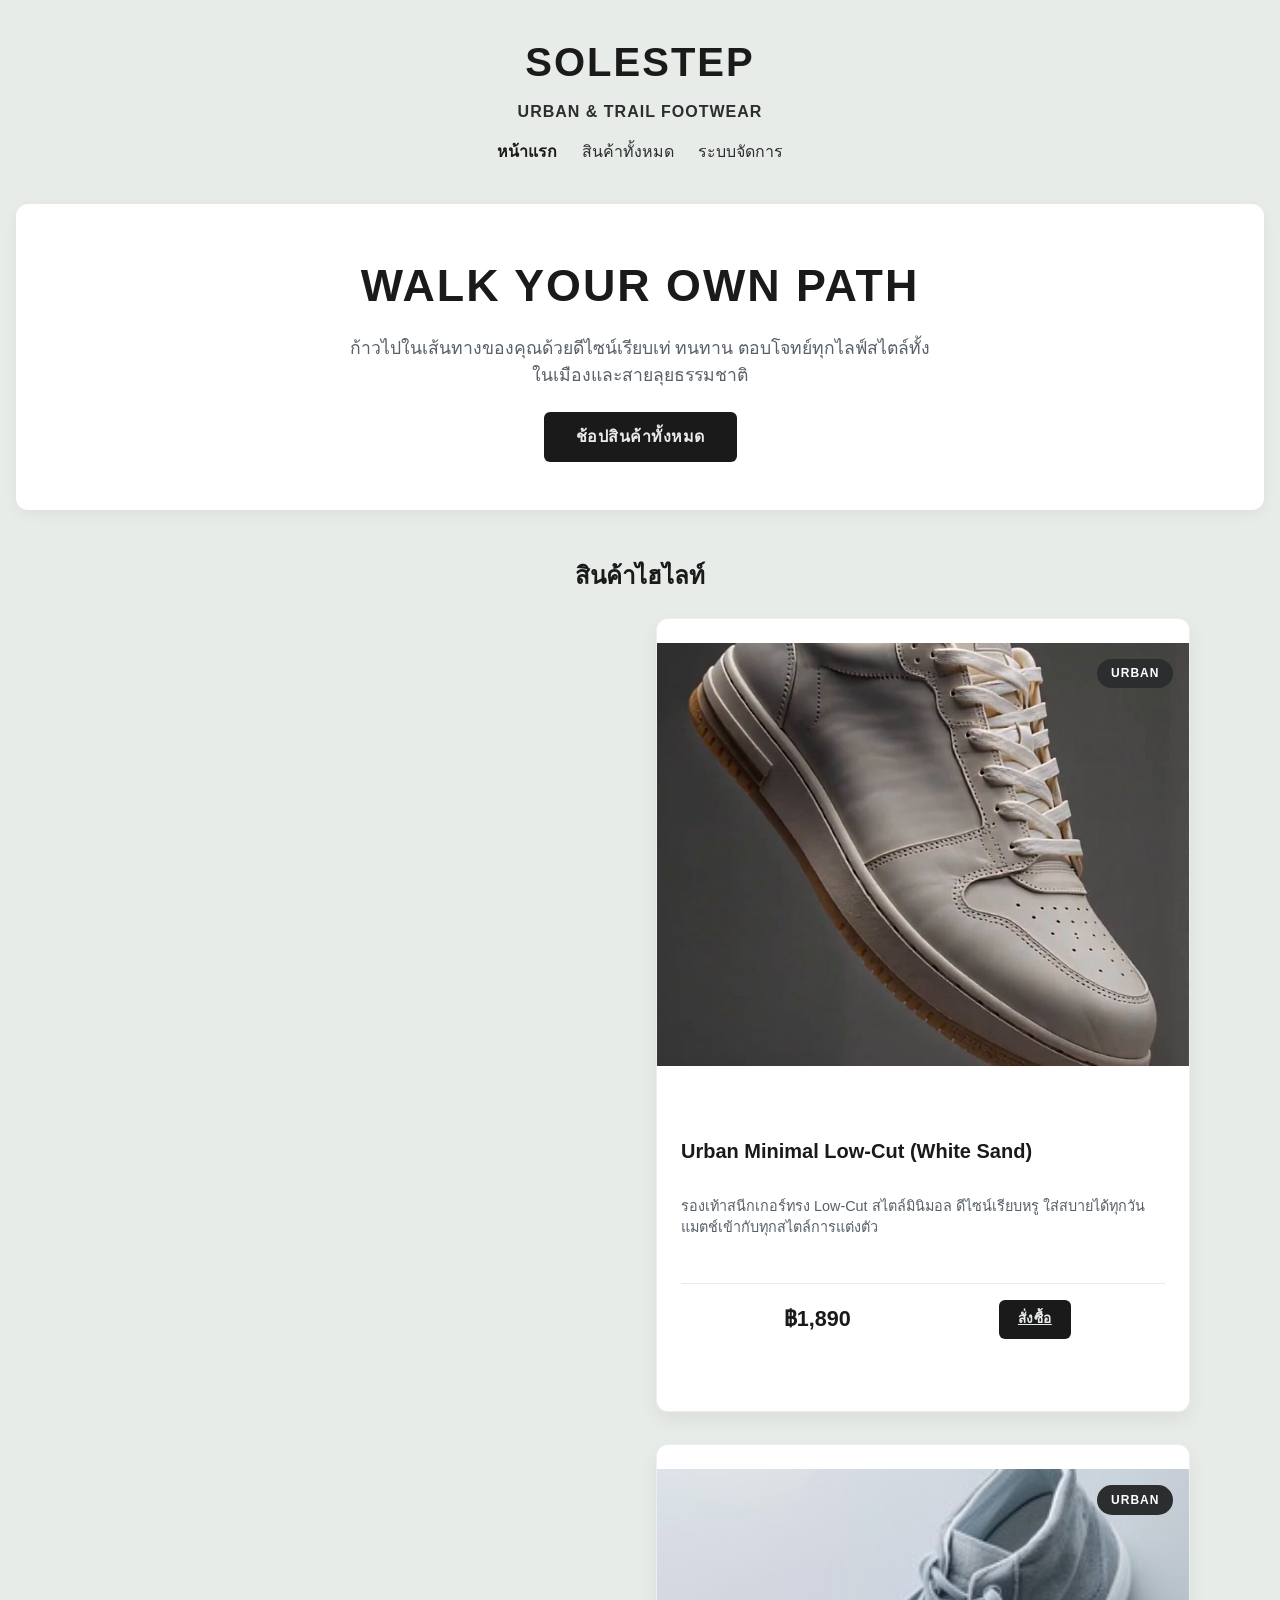
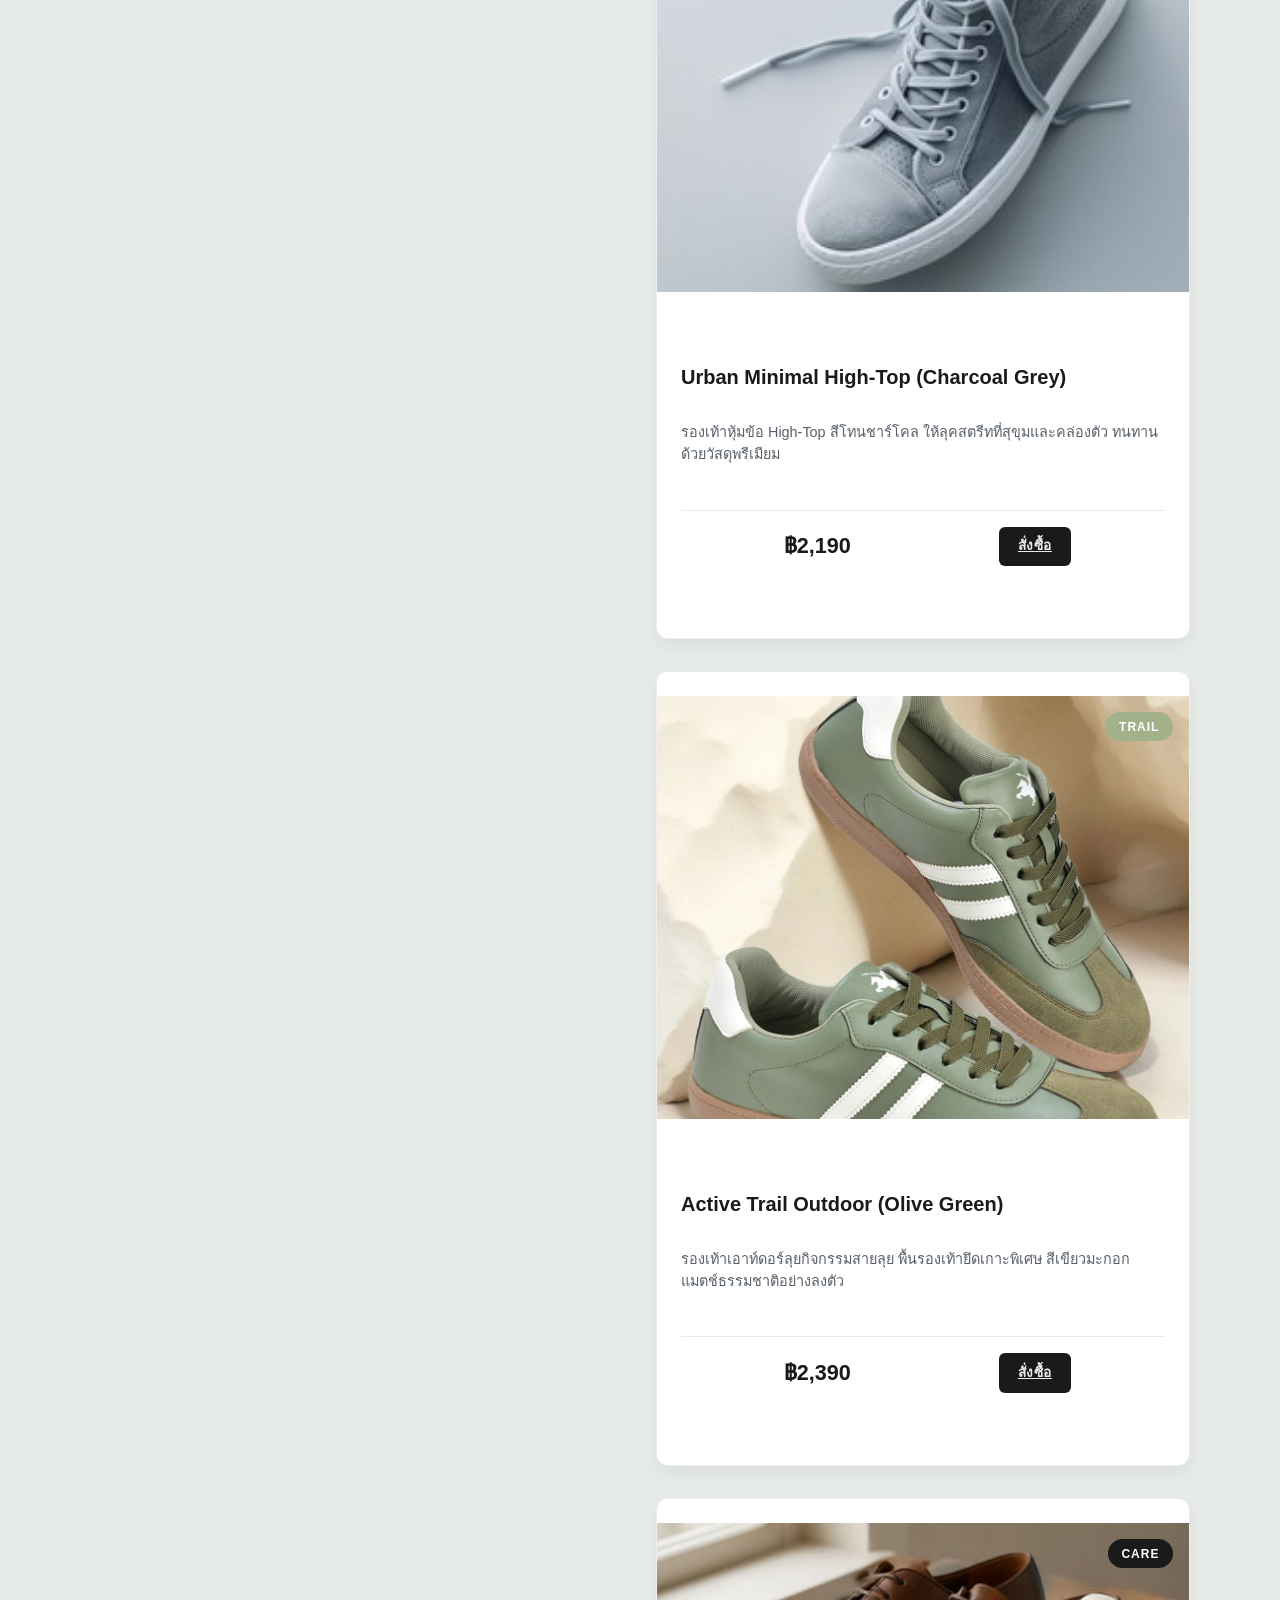
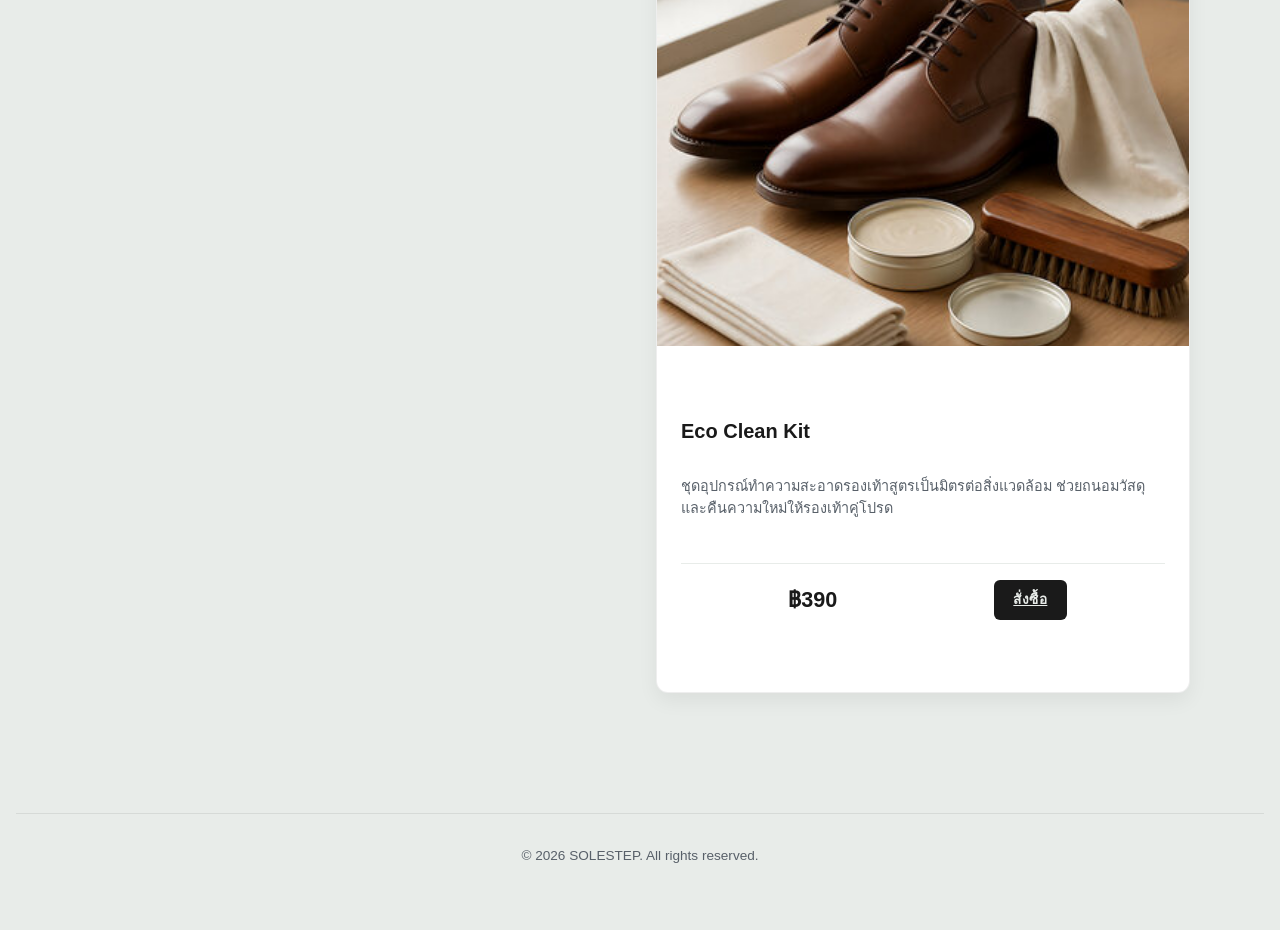
<file: index.html>
<!DOCTYPE html>
<html lang="th">
<head>
  <meta charset="UTF-8">
  <meta name="viewport" content="width=device-width, initial-scale=1.0">
  <title>SOLESTEP - Walk Your Own Path</title>
  <link rel="stylesheet" href="style.css">
</head>
<body>

  <!-- Navbar / Header -->
  <header class="brand-header">
    <h1 class="brand-title">SOLESTEP</h1>
    <p class="brand-subtitle">Urban & Trail Footwear</p>
    <nav style="margin-top: 1rem;">
      <a href="index.html" style="color: var(--carbon-black); font-weight: bold; margin: 0 10px; text-decoration: none;">หน้าแรก</a>
      <a href="product.html" style="color: var(--slate-grey); margin: 0 10px; text-decoration: none;">สินค้าทั้งหมด</a>
      <a href="admin.html" style="color: var(--slate-grey); margin: 0 10px; text-decoration: none;">ระบบจัดการ</a>
    </nav>
  </header>

  <!-- Hero Section -->
  <section style="text-align: center; padding: 3rem 1rem; background: #FFFFFF; border-radius: 12px; margin-bottom: 3rem; box-shadow: 0 4px 15px rgba(0,0,0,0.05);">
    <h2 style="font-size: 2.8rem; font-weight: 900; letter-spacing: 2px; color: var(--carbon-black); margin-bottom: 1rem;">WALK YOUR OWN PATH</h2>
    <p style="font-size: 1.1rem; color: var(--muted-text); max-width: 600px; margin: 0 auto 1.5rem auto;">ก้าวไปในเส้นทางของคุณด้วยดีไซน์เรียบเท่ ทนทาน ตอบโจทย์ทุกไลฟ์สไตล์ทั้งในเมืองและสายลุยธรรมชาติ</p>
    <a href="product.html" class="btn-add-cart" style="display: inline-block; text-decoration: none; padding: 0.8rem 2rem; font-size: 1rem;">ช้อปสินค้าทั้งหมด</a>
  </section>

  <!-- Highlight Products -->
  <main class="product-container">
    <h3 style="font-size: 1.5rem; font-weight: 800; text-transform: uppercase; margin-bottom: 1.5rem; text-align: center;">สินค้าไฮไลท์</h3>
    <div id="product-list" class="product-grid">
      <!-- Loaded dynamically via script.js -->
    </div>
  </main>

  <footer style="text-align: center; margin-top: 4rem; padding: 2rem 0; color: var(--muted-text); font-size: 0.85rem; border-top: 1px solid rgba(0,0,0,0.08);">
    &copy; 2026 SOLESTEP. All rights reserved.
  </footer>

  <script src="script.js"></script>
</body>
</html>
</file>
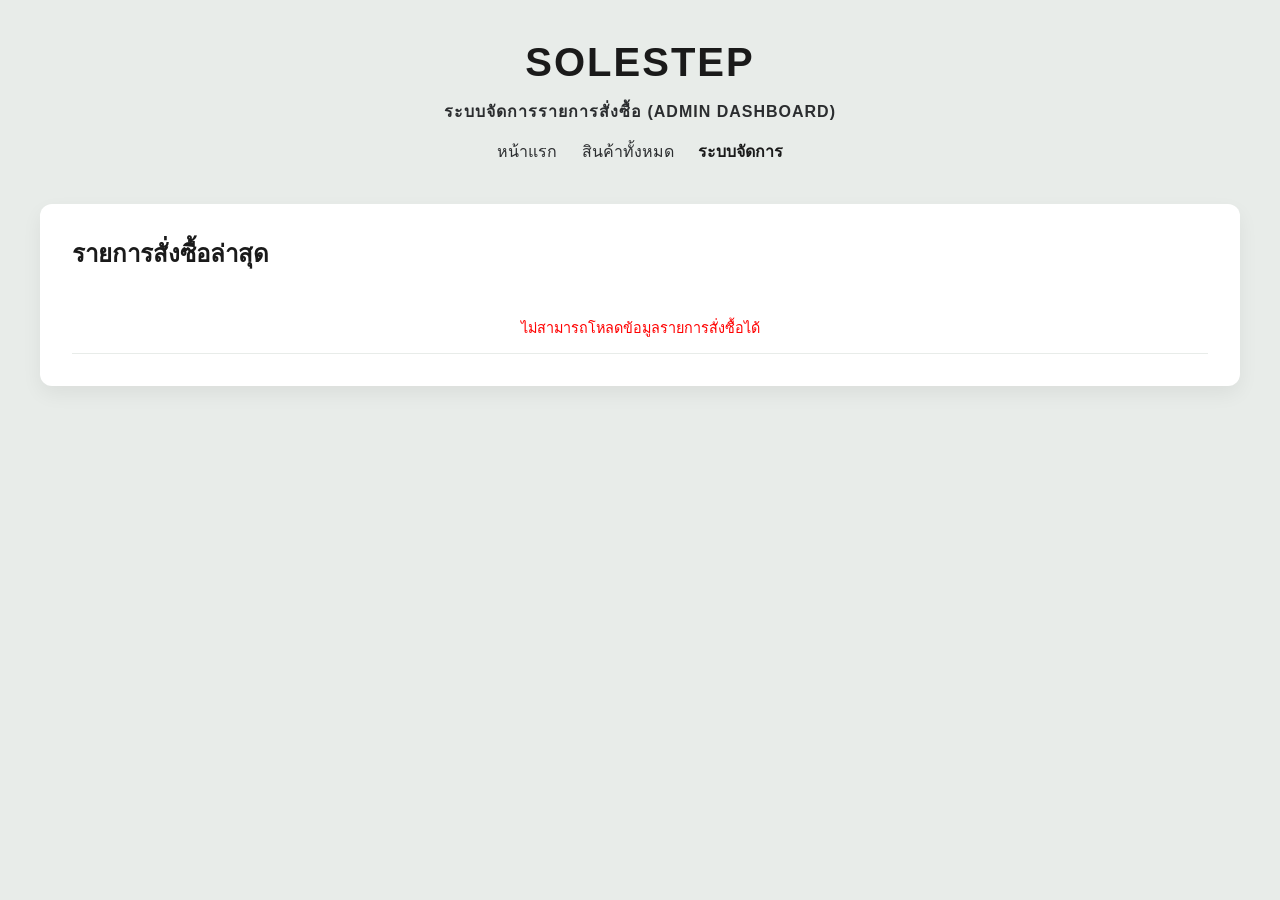
<file: admin.html>
<!DOCTYPE html>
<html lang="th">
<head>
  <meta charset="UTF-8">
  <meta name="viewport" content="width=device-width, initial-scale=1.0">
  <title>SOLESTEP - Admin Orders Dashboard</title>
  <link rel="stylesheet" href="style.css">
  <style>
    .admin-container {
      max-width: 1200px;
      margin: 0 auto;
      background: #FFFFFF;
      padding: 2rem;
      border-radius: 12px;
      box-shadow: 0 8px 20px rgba(0, 0, 0, 0.06);
      overflow-x: auto;
    }
    table {
      width: 100%;
      border-collapse: collapse;
      margin-top: 1rem;
    }
    th, td {
      padding: 0.85rem 1rem;
      text-align: left;
      border-bottom: 1px solid var(--bg-sand);
      font-size: 0.9rem;
    }
    th {
      background-color: var(--carbon-black);
      color: #FFFFFF;
      font-weight: 700;
      text-transform: uppercase;
      letter-spacing: 0.5px;
    }
    tr:hover {
      background-color: rgba(232, 236, 233, 0.4);
    }
  </style>
</head>
<body>

  <header class="brand-header">
    <h1 class="brand-title"><a href="index.html" style="color: inherit; text-decoration: none;">SOLESTEP</a></h1>
    <p class="brand-subtitle">ระบบจัดการรายการสั่งซื้อ (Admin Dashboard)</p>
    <nav style="margin-top: 1rem;">
      <a href="index.html" style="color: var(--slate-grey); margin: 0 10px; text-decoration: none;">หน้าแรก</a>
      <a href="product.html" style="color: var(--slate-grey); margin: 0 10px; text-decoration: none;">สินค้าทั้งหมด</a>
      <a href="admin.html" style="color: var(--carbon-black); font-weight: bold; margin: 0 10px; text-decoration: none;">ระบบจัดการ</a>
    </nav>
  </header>

  <main class="admin-container">
    <h2 style="font-size: 1.5rem; font-weight: 800; margin-bottom: 1rem; color: var(--carbon-black);">รายการสั่งซื้อล่าสุด</h2>
    <div style="overflow-x: auto;">
      <table id="ordersTable">
        <!-- Loaded dynamically via script.js from CSV -->
      </table>
    </div>
  </main>

  <script src="script.js"></script>
</body>
</html>
</file>
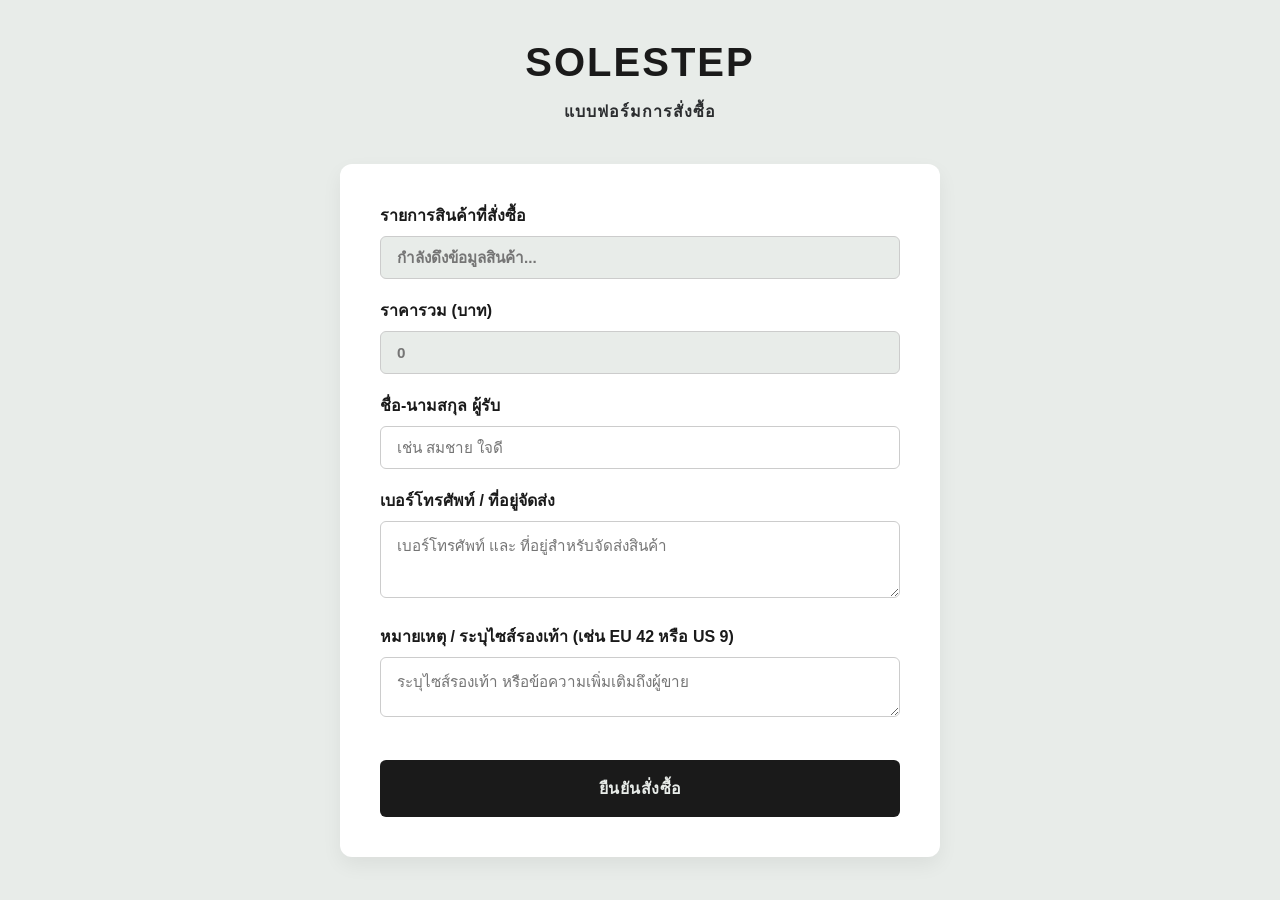
<file: order.html>
<!DOCTYPE html>
<html lang="th">
<head>
  <meta charset="UTF-8">
  <meta name="viewport" content="width=device-width, initial-scale=1.0">
  <title>SOLESTEP - ยืนยันการสั่งซื้อ</title>
  <link rel="stylesheet" href="style.css">
  <style>
    .order-card {
      max-width: 600px;
      margin: 0 auto;
      background: #FFFFFF;
      padding: 2.5rem;
      border-radius: 12px;
      box-shadow: 0 8px 20px rgba(0, 0, 0, 0.06);
    }
    .form-group {
      margin-bottom: 1.25rem;
    }
    .form-group label {
      display: block;
      font-weight: 700;
      margin-bottom: 0.5rem;
      color: var(--carbon-black);
    }
    .form-group input, .form-group textarea {
      width: 100%;
      padding: 0.75rem 1rem;
      border: 1px solid #CCCCCC;
      border-radius: 6px;
      font-family: var(--font-street);
      font-size: 0.95rem;
    }
    .form-group input[readonly] {
      background-color: var(--bg-sand);
      color: var(--slate-grey);
      font-weight: 700;
    }
  </style>
</head>
<body>

  <header class="brand-header">
    <h1 class="brand-title"><a href="index.html" style="color: inherit; text-decoration: none;">SOLESTEP</a></h1>
    <p class="brand-subtitle">แบบฟอร์มการสั่งซื้อ</p>
  </header>

  <main class="product-container">
    <div class="order-card">
      <form id="orderForm">
        <div class="form-group">
          <label for="items">รายการสินค้าที่สั่งซื้อ</label>
          <input type="text" id="items" name="items" readonly required placeholder="กำลังดึงข้อมูลสินค้า...">
        </div>

        <div class="form-group">
          <label for="total">ราคารวม (บาท)</label>
          <input type="text" id="total" name="total" readonly required placeholder="0">
        </div>

        <div class="form-group">
          <label for="customerName">ชื่อ-นามสกุล ผู้รับ</label>
          <input type="text" id="customerName" name="customerName" required placeholder="เช่น สมชาย ใจดี">
        </div>

        <div class="form-group">
          <label for="contact">เบอร์โทรศัพท์ / ที่อยู่จัดส่ง</label>
          <textarea id="contact" name="contact" rows="3" required placeholder="เบอร์โทรศัพท์ และ ที่อยู่สำหรับจัดส่งสินค้า"></textarea>
        </div>

        <div class="form-group">
          <label for="note">หมายเหตุ / ระบุไซส์รองเท้า (เช่น EU 42 หรือ US 9)</label>
          <textarea id="note" name="note" rows="2" placeholder="ระบุไซส์รองเท้า หรือข้อความเพิ่มเติมถึงผู้ขาย"></textarea>
        </div>

        <button type="submit" class="btn-add-cart" style="width: 100%; padding: 1rem; font-size: 1rem; margin-top: 1rem;">ยืนยันสั่งซื้อ</button>
      </form>
    </div>
  </main>

  <script src="script.js"></script>
</body>
</html>
</file>
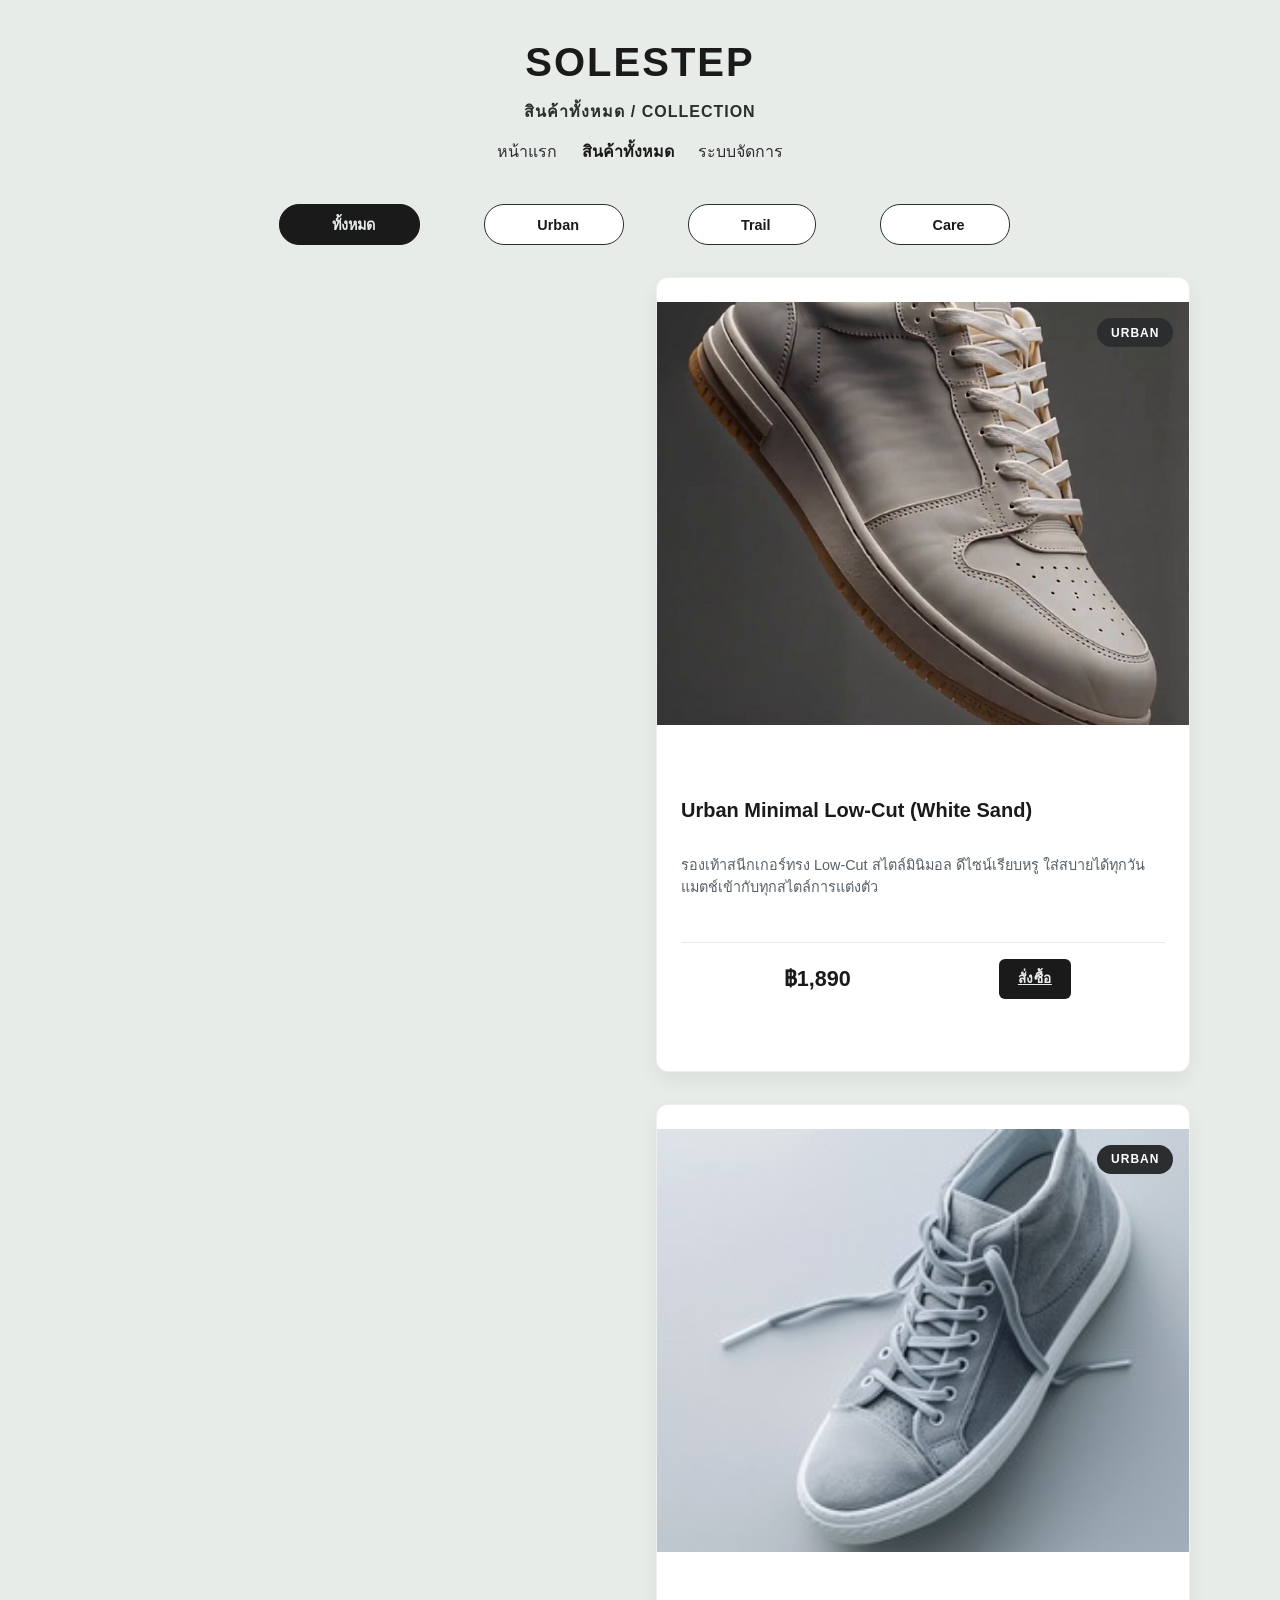
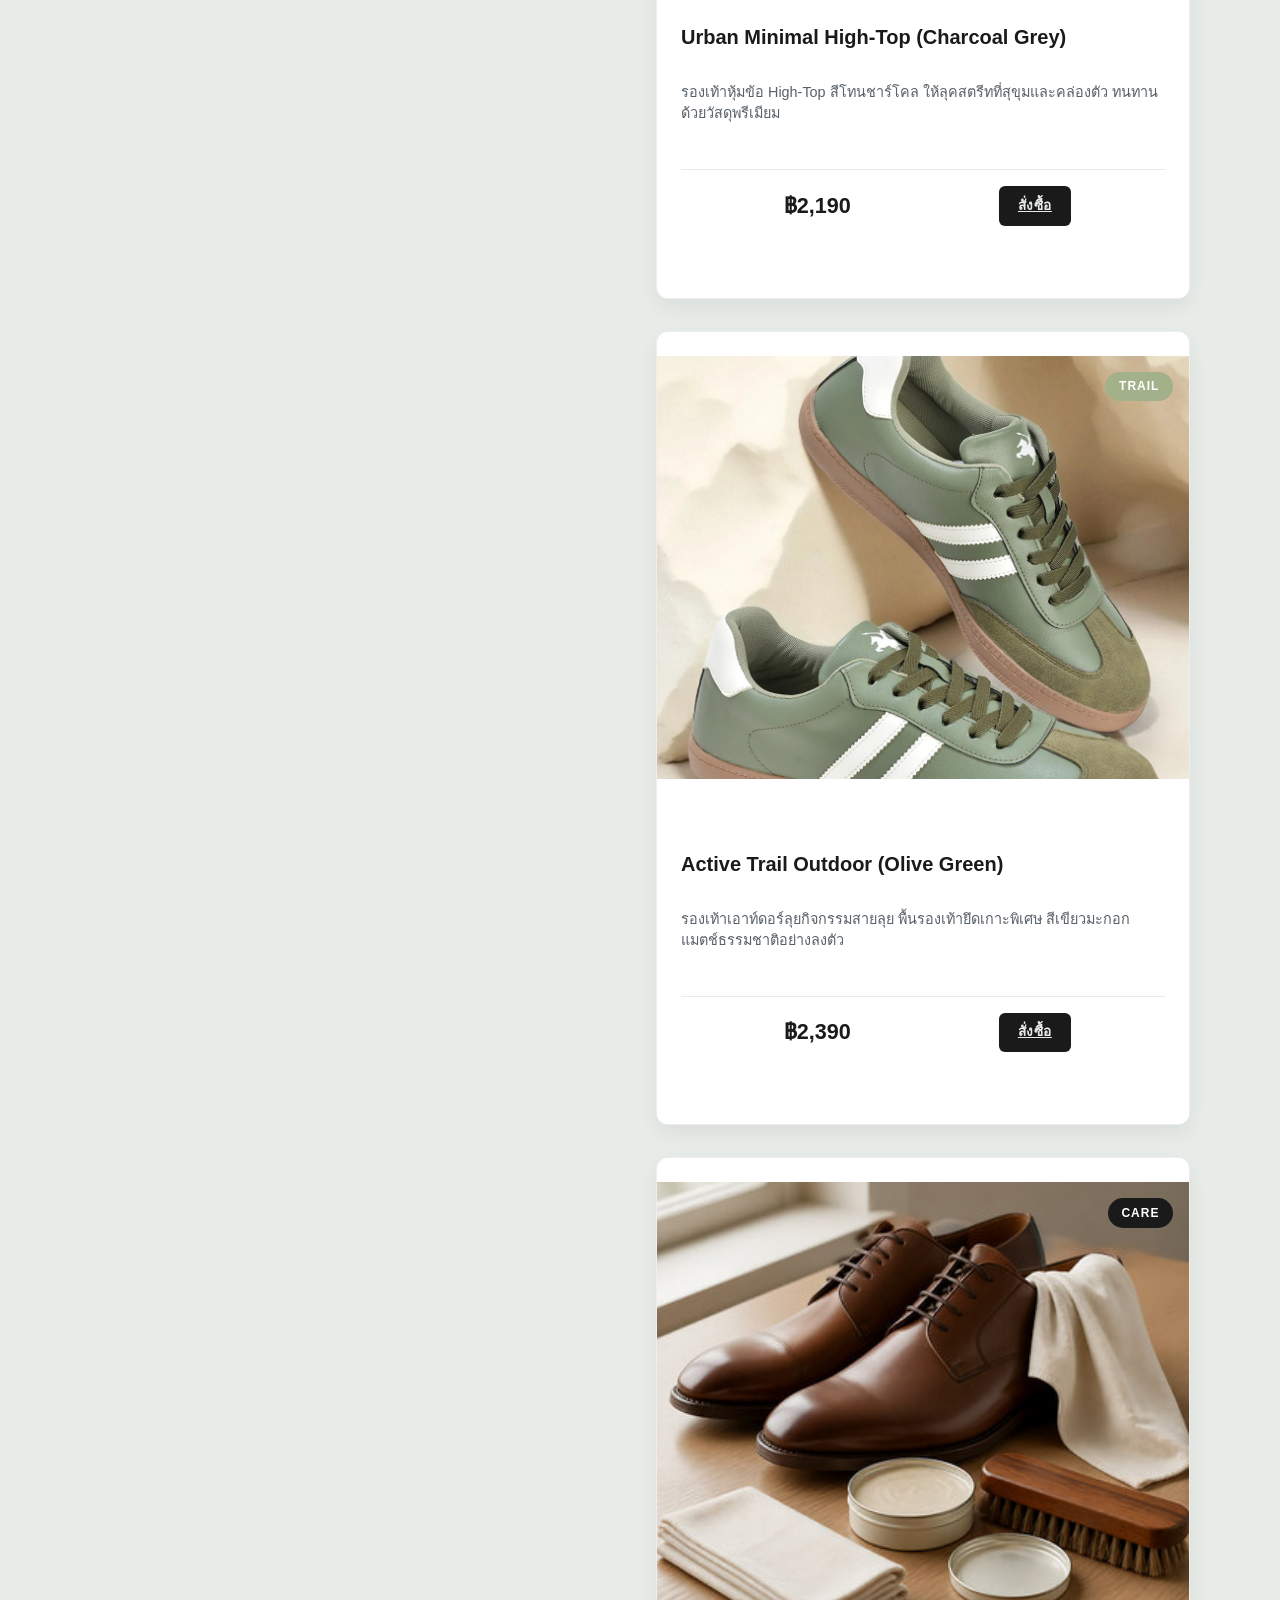
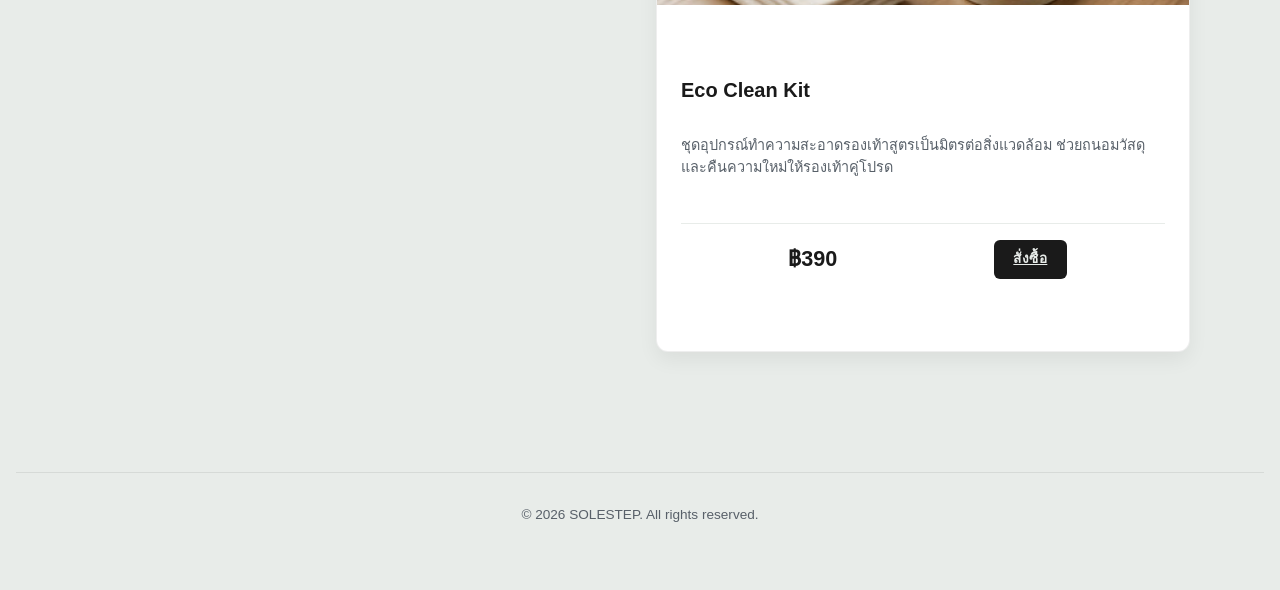
<file: product.html>
<!DOCTYPE html>
<html lang="th">
<head>
  <meta charset="UTF-8">
  <meta name="viewport" content="width=device-width, initial-scale=1.0">
  <title>SOLESTEP - สินค้าทั้งหมด</title>
  <link rel="stylesheet" href="style.css">
  <style>
    /* Filter Bar Styles */
    #filter-bar {
      display: flex;
      justify-content: center;
      gap: 0.75rem;
      margin-bottom: 2rem;
      flex-wrap: wrap;
    }
    .filter-btn {
      background: #FFFFFF;
      border: 1px solid var(--slate-grey);
      color: var(--carbon-black);
      padding: 0.5rem 1.25rem;
      border-radius: 20px;
      font-family: var(--font-street);
      font-weight: 700;
      font-size: 0.9rem;
      cursor: pointer;
      transition: all 0.2s ease;
    }
    .filter-btn.active, .filter-btn:hover {
      background: var(--carbon-black);
      color: var(--bg-sand);
      border-color: var(--carbon-black);
    }
  </style>
</head>
<body>

  <!-- Navbar / Header -->
  <header class="brand-header">
    <h1 class="brand-title"><a href="index.html" style="color: inherit; text-decoration: none;">SOLESTEP</a></h1>
    <p class="brand-subtitle">สินค้าทั้งหมด / Collection</p>
    <nav style="margin-top: 1rem;">
      <a href="index.html" style="color: var(--slate-grey); margin: 0 10px; text-decoration: none;">หน้าแรก</a>
      <a href="product.html" style="color: var(--carbon-black); font-weight: bold; margin: 0 10px; text-decoration: none;">สินค้าทั้งหมด</a>
      <a href="admin.html" style="color: var(--slate-grey); margin: 0 10px; text-decoration: none;">ระบบจัดการ</a>
    </nav>
  </header>

  <main class="product-container">
    <!-- Category Filter Bar -->
    <div id="filter-bar"></div>

    <!-- Product Grid -->
    <div id="product-list" class="product-grid">
      <!-- Loaded dynamically via script.js -->
    </div>
  </main>

  <footer style="text-align: center; margin-top: 4rem; padding: 2rem 0; color: var(--muted-text); font-size: 0.85rem; border-top: 1px solid rgba(0,0,0,0.08);">
    &copy; 2026 SOLESTEP. All rights reserved.
  </footer>

  <script src="script.js"></script>
</body>
</html>
</file>
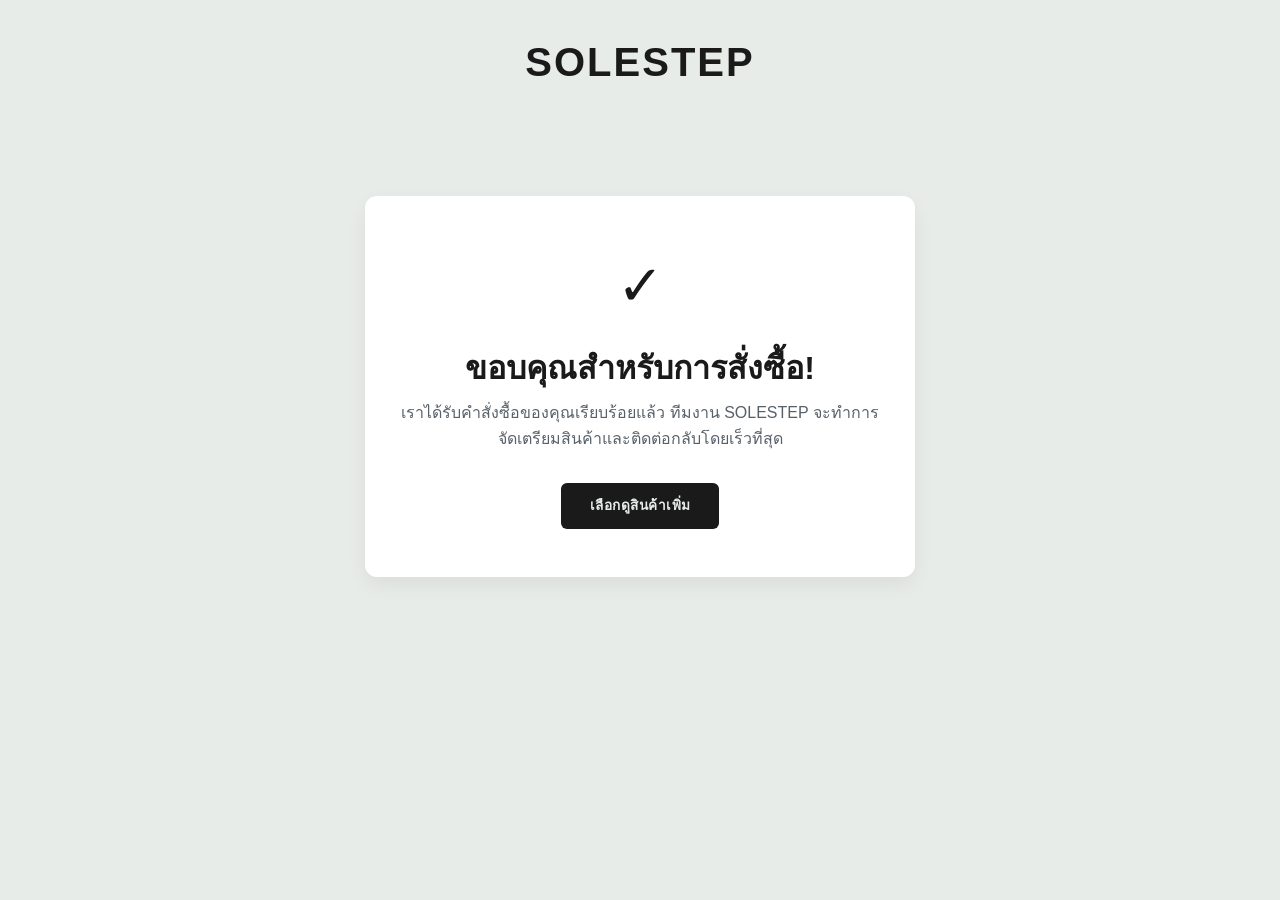
<file: thankyou.html>
<!DOCTYPE html>
<html lang="th">
<head>
  <meta charset="UTF-8">
  <meta name="viewport" content="width=device-width, initial-scale=1.0">
  <title>SOLESTEP - ขอบคุณสำหรับการสั่งซื้อ</title>
  <link rel="stylesheet" href="style.css">
</head>
<body>

  <header class="brand-header">
    <h1 class="brand-title"><a href="index.html" style="color: inherit; text-decoration: none;">SOLESTEP</a></h1>
  </header>

  <main class="product-container" style="text-align: center; padding: 4rem 1rem;">
    <div style="background: #FFFFFF; max-width: 550px; margin: 0 auto; padding: 3rem 2rem; border-radius: 12px; box-shadow: 0 8px 20px rgba(0,0,0,0.06);">
      <div style="font-size: 3.5rem; margin-bottom: 1rem;">✓</div>
      <h2 style="font-size: 2rem; font-weight: 900; margin-bottom: 0.5rem; color: var(--carbon-black);">ขอบคุณสำหรับการสั่งซื้อ!</h2>
      <p style="color: var(--muted-text); margin-bottom: 2rem; line-height: 1.6;">เราได้รับคำสั่งซื้อของคุณเรียบร้อยแล้ว ทีมงาน SOLESTEP จะทำการจัดเตรียมสินค้าและติดต่อกลับโดยเร็วที่สุด</p>
      
      <a href="product.html" class="btn-add-cart" style="display: inline-block; text-decoration: none; padding: 0.8rem 1.8rem;">เลือกดูสินค้าเพิ่ม</a>
    </div>
  </main>

  <script src="script.js"></script>
</body>
</html>
</file>
<file: style.css>
/* SOLESTEP Theme - Earth Tone & Slate Sand */
:root {
  /* Color Palette */
  --bg-sand: #E8ECE9;       /* สีเบจทราย */
  --slate-grey: #2B2D2F;    /* สีเทาหิน */
  --olive-green: #A3B18A;   /* สีเขียวมะกอก */
  --carbon-black: #1A1A1A;  /* สีดำคาร์บอน */
  --card-bg: #FFFFFF;
  --accent-gold: #D4A373;
  --muted-text: #586069;
  
  /* Typography */
  --font-street: 'Montserrat', 'Sukhumvit Set', -apple-system, BlinkMacSystemFont, "Segoe UI", Roboto, sans-serif;
}

* {
  box-sizing: border-box;
  margin: 0;
  padding: 0;
}

body {
  font-family: var(--font-street);
  background-color: var(--bg-sand);
  color: var(--carbon-black);
  line-height: 1.5;
  padding: 2rem 1rem;
}

/* Header & Title Styling */
.brand-header {
  text-align: center;
  margin-bottom: 2.5rem;
}

.brand-title {
  font-size: 2.5rem;
  font-weight: 900;
  letter-spacing: 2px;
  text-transform: uppercase;
  color: var(--carbon-black);
  margin-bottom: 0.5rem;
}

.brand-subtitle {
  font-size: 1rem;
  font-weight: 600;
  color: var(--slate-grey);
  text-transform: uppercase;
  letter-spacing: 1px;
}

/* Product Container Layout */
.product-container {
  max-width: 1100px;
  margin: 0 auto;
}

/* Grid Layout: 2x2 on Desktop, 1 Column on Mobile */
.product-grid {
  display: grid;
  grid-template-columns: repeat(2, 1fr);
  gap: 2rem;
}

/* Product Card Design */
.product-card {
  background-color: var(--card-bg);
  border-radius: 12px;
  overflow: hidden;
  box-shadow: 0 8px 20px rgba(0, 0, 0, 0.06);
  transition: transform 0.3s ease, box-shadow 0.3s ease;
  display: flex;
  flex-direction: column;
  border: 1px solid rgba(43, 45, 47, 0.08);
}

.product-card:hover {
  transform: translateY(-6px);
  box-shadow: 0 12px 28px rgba(0, 0, 0, 0.12);
}

/* Card Image Wrapper */
.card-image-wrapper {
  position: relative;
  width: 100%;
  padding-top: 75%; /* 4:3 Aspect Ratio */
  background-color: #F4F6F4;
  overflow: hidden;
}

.card-image-wrapper img {
  position: absolute;
  top: 0;
  left: 0;
  width: 100%;
  height: 100%;
  object-fit: cover;
  transition: transform 0.5s ease;
}

.product-card:hover .card-image-wrapper img {
  transform: scale(1.05);
}

/* Mood Badge */
.mood-badge {
  position: absolute;
  top: 1rem;
  right: 1rem;
  padding: 0.35rem 0.85rem;
  border-radius: 20px;
  font-size: 0.75rem;
  font-weight: 800;
  text-transform: uppercase;
  letter-spacing: 1px;
  color: #FFFFFF;
  z-index: 2;
}

.mood-badge.urban {
  background-color: var(--slate-grey);
}

.mood-badge.trail {
  background-color: var(--olive-green);
}

.mood-badge.care {
  background-color: var(--carbon-black);
}

/* Card Body Content */
.card-body {
  padding: 1.5rem;
  display: flex;
  flex-direction: column;
  flex-grow: 1;
}

.product-name {
  font-size: 1.25rem;
  font-weight: 800;
  color: var(--carbon-black);
  margin-bottom: 0.5rem;
  line-height: 1.3;
}

.product-description {
  font-size: 0.9rem;
  color: var(--muted-text);
  margin-bottom: 1.25rem;
  flex-grow: 1;
}

/* Card Footer & Price */
.card-footer {
  display: flex;
  align-items: center;
  justify-content: space-between;
  padding-top: 1rem;
  border-top: 1px solid var(--bg-sand);
}

.product-price {
  font-size: 1.35rem;
  font-weight: 900;
  color: var(--carbon-black);
}

.btn-add-cart {
  background-color: var(--carbon-black);
  color: var(--bg-sand);
  border: none;
  padding: 0.6rem 1.2rem;
  border-radius: 6px;
  font-family: var(--font-street);
  font-weight: 700;
  font-size: 0.85rem;
  text-transform: uppercase;
  letter-spacing: 0.5px;
  cursor: pointer;
  transition: background-color 0.2s ease;
}

.btn-add-cart:hover {
  background-color: var(--slate-grey);
}

/* Responsive Styles for Mobile */
@media (max-width: 768px) {
  body {
    padding: 1.5rem 0.75rem;
  }

  .brand-title {
    font-size: 2rem;
  }

  .product-grid {
    grid-template-columns: 1fr;
    gap: 1.5rem;
  }

  .card-body {
    padding: 1.2rem;
  }
}
</file>
